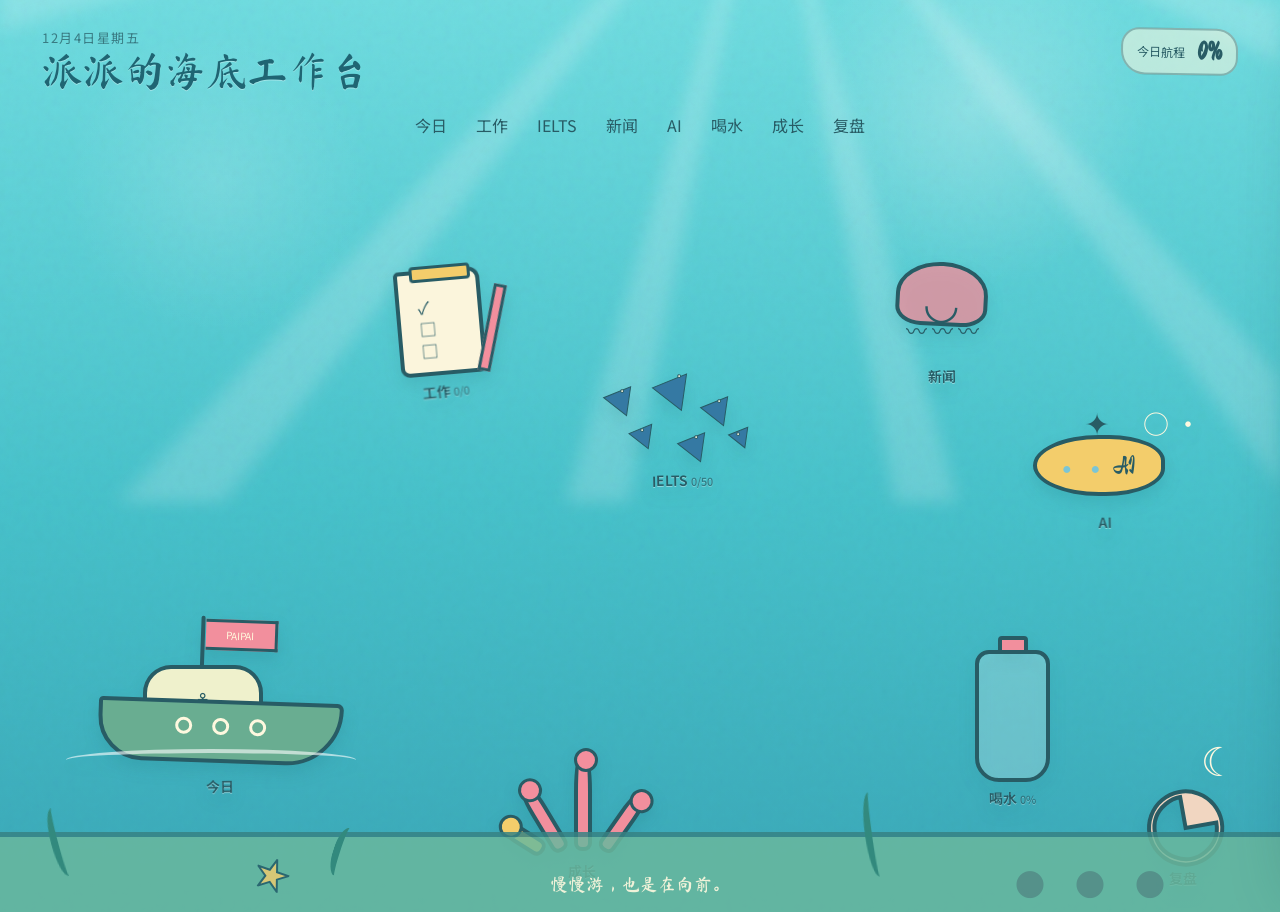
<file: index.html>
<!doctype html>
<html lang="zh-CN">
<head>
  <meta charset="UTF-8" />
  <meta name="viewport" content="width=device-width, initial-scale=1.0, viewport-fit=cover" />
  <meta name="theme-color" content="#55cbd1" />
  <meta name="apple-mobile-web-app-capable" content="yes" />
  <meta name="apple-mobile-web-app-status-bar-style" content="black-translucent" />
  <meta name="apple-mobile-web-app-title" content="派派工作台" />
  <link rel="manifest" href="manifest.webmanifest?v=2" />
  <title>派派的海底工作台</title>
  <link rel="stylesheet" href="styles.css?v=3" />
</head>
<body>
  <main class="ocean" id="ocean">
    <div class="sun-rays"></div>
    <div class="grain"></div>
    <header class="topbar">
      <div>
        <p class="eyebrow" id="todayDate"></p>
        <h1>派派的海底工作台</h1>
      </div>
      <div class="day-score">
        <span>今日航程</span>
        <strong id="overallScore">0%</strong>
      </div>
    </header>

    <nav class="simple-nav" aria-label="主要功能">
      <button data-panel="today"><i>⚓</i><span>今日</span></button>
      <button data-panel="work"><i>✎</i><span>工作</span></button>
      <button data-panel="ielts"><i>◀</i><span>IELTS</span></button>
      <button data-panel="news"><i>◌</i><span>新闻</span></button>
      <button data-panel="ai"><i>✦</i><span>AI</span></button>
      <button data-panel="water"><i>○</i><span>喝水</span></button>
      <button data-panel="growth"><i>❉</i><span>成长</span></button>
      <button data-panel="review"><i>☾</i><span>复盘</span></button>
    </nav>

    <section class="world" aria-label="海底功能地图">
      <button class="landmark ship" data-panel="today" aria-label="今日">
        <span class="flag">PAIPAI</span>
        <span class="cabin">⚓</span>
        <span class="hull"><i></i><i></i><i></i></span>
        <span class="wake"></span>
        <span class="landmark-label">今日</span>
      </button>

      <button class="landmark notebook" data-panel="work" aria-label="工作">
        <span class="paper-lines">✓<br>□<br>□</span>
        <span class="pencil"></span>
        <span class="landmark-label">工作 <b id="taskBadge">0/0</b></span>
      </button>

      <button class="landmark fish-school" data-panel="ielts" aria-label="IELTS">
        <span class="fish f1">◀</span><span class="fish f2">◀</span>
        <span class="fish f3">◀</span><span class="fish f4">◀</span>
        <span class="fish f5">◀</span><span class="fish f6">◀</span>
        <span class="landmark-label">IELTS <b id="wordBadge">0/50</b></span>
      </button>

      <button class="landmark jellyfish" data-panel="news" aria-label="新闻">
        <span class="jelly-body">◡</span><span class="tentacles">〰 〰 〰</span>
        <span class="landmark-label">新闻</span>
      </button>

      <button class="landmark submarine" data-panel="ai" aria-label="AI">
        <span class="antenna">✦</span><span class="sub-body">AI</span>
        <span class="bubbles">○ ·</span>
        <span class="landmark-label">AI</span>
      </button>

      <button class="landmark bottle" data-panel="water" aria-label="喝水">
        <span class="bottle-cap"></span>
        <span class="water-fill" id="mapWaterFill"></span>
        <span class="landmark-label">喝水 <b id="waterBadge">0%</b></span>
      </button>

      <button class="landmark coral" data-panel="growth" aria-label="成长">
        <span class="branch b1"></span><span class="branch b2"></span>
        <span class="branch b3"></span><span class="branch b4"></span>
        <span class="landmark-label">成长</span>
      </button>

      <button class="landmark shell" data-panel="review" aria-label="复盘">
        <span class="moon">☾</span><span class="shell-shape">◔</span>
        <span class="landmark-label">复盘</span>
      </button>

      <div class="seabed" aria-hidden="true">
        <span class="weed w1"></span><span class="weed w2"></span>
        <span class="weed w3"></span><span class="starfish">★</span>
        <span class="stones">●　●　●</span>
      </div>
    </section>

    <aside class="panel" id="panel" aria-hidden="true">
      <button class="close-panel" id="closePanel" aria-label="关闭">×</button>
      <div id="panelContent"></div>
    </aside>
    <div class="overlay" id="overlay"></div>

    <p class="daily-note" id="dailyNote">慢慢游，也是在向前。</p>
  </main>

  <template id="todayTemplate">
    <div class="panel-heading"><span>⚓</span><div><small>今日</small><h2>今天的航程</h2></div></div>
    <div class="summary-grid">
      <div class="summary-card"><small>工作</small><strong id="todayTasks">0/0</strong><span>完成事项</span></div>
      <div class="summary-card"><small>单词</small><strong id="todayWords">0/50</strong><span>今日新词</span></div>
      <div class="summary-card"><small>喝水</small><strong id="todayWater">0 ml</strong><span>目标 2000 ml</span></div>
    </div>
    <h3>今日重点</h3>
    <div id="todayPriorityList" class="mini-list"></div>
  </template>

  <template id="workTemplate">
    <div class="panel-heading"><span>✎</span><div><small>工作</small><h2>今天要做什么？</h2></div></div>
    <form class="add-form" id="taskForm">
      <input id="taskInput" maxlength="80" placeholder="写下一项工作…" autocomplete="off" />
      <button type="submit">添加</button>
    </form>
    <div class="task-options">
      <label><input type="checkbox" id="priorityInput" /> 设为重点工作</label>
      <span>重点最多显示 3 项</span>
    </div>
    <div id="taskList" class="task-list"></div>
  </template>

  <template id="ieltsTemplate">
    <div class="panel-heading"><span>◀</span><div><small>IELTS</small><h2>今天也向前一点</h2></div></div>
    <div class="word-progress">
      <div><strong id="wordCount">0</strong><span>/ 50 个单词</span></div>
      <input type="range" id="wordRange" min="0" max="50" value="0" />
    </div>
    <p class="source-note">词汇计划：刘洪波《雅思词汇真经》。正式词库需导入你合法持有的版本内容。</p>
    <h3>听说读写</h3>
    <div class="skill-checks" id="skillChecks">
      <label><input type="checkbox" data-skill="听力" /><span>🎧</span>听力</label>
      <label><input type="checkbox" data-skill="口语" /><span>🐬</span>口语</label>
      <label><input type="checkbox" data-skill="阅读" /><span>🐢</span>阅读</label>
      <label><input type="checkbox" data-skill="写作" /><span>🐙</span>写作</label>
    </div>
  </template>

  <template id="waterTemplate">
    <div class="panel-heading"><span>◌</span><div><small>喝水</small><h2>给身体补充一点海水能量</h2></div></div>
    <div class="water-meter">
      <div class="meter-glass"><span id="panelWaterFill"></span><b id="waterAmount">0</b><small>ml</small></div>
      <div><strong id="waterPercent">0%</strong><p>今日目标 2000 ml</p></div>
    </div>
    <div class="water-buttons">
      <button data-water="100">+100 ml</button><button data-water="250">+250 ml</button>
      <button data-water="350">+350 ml</button><button data-water="500">+500 ml</button>
    </div>
    <button class="text-button" id="resetWater">清空今日记录</button>
  </template>

  <template id="reviewTemplate">
    <div class="panel-heading"><span>☾</span><div><small>复盘</small><h2>今晚，在码头停一停</h2></div></div>
    <label class="field-label">今天的心情</label>
    <div class="moods" id="moods">
      <button data-mood="平静">😌</button><button data-mood="开心">😊</button>
      <button data-mood="疲惫">😮‍💨</button><button data-mood="低落">🌧️</button>
    </div>
    <label class="field-label" for="reviewText">今天值得记住什么？</label>
    <textarea id="reviewText" rows="7" placeholder="写下一点收获、感受或明天想调整的事情…"></textarea>
    <button class="primary-button" id="saveReview">保存复盘</button>
    <p class="save-hint" id="reviewHint"></p>
  </template>

  <template id="infoTemplate">
    <div class="panel-heading"><span id="infoIcon">◌</span><div><small id="infoSmall"></small><h2 id="infoTitle"></h2></div></div>
    <div class="feed-toolbar">
      <div class="feed-tabs" id="feedTabs"></div>
      <button class="feed-refresh" id="feedRefresh">↻ 刷新</button>
    </div>
    <p class="feed-status" id="feedStatus">正在潜入信息海域…</p>
    <div class="live-feed" id="liveFeed"></div>
  </template>

  <script src="app.js?v=4"></script>
</body>
</html>
</file>
<file: styles.css>
@import url('https://fonts.googleapis.com/css2?family=Ma+Shan+Zheng&family=Noto+Sans+SC:wght@400;500;600;700&display=swap');

:root {
  --ocean: #55cbd1;
  --deep: #236c79;
  --ink: #285c65;
  --cream: #fff8df;
  --coral: #f28f9d;
  --yellow: #f3cd6b;
  --mint: #67b99f;
  --paper: #fbf5dc;
  --shadow: rgba(21, 83, 91, .22);
}

* { box-sizing: border-box; }
button, input, textarea { font: inherit; }
button { -webkit-tap-highlight-color: transparent; }

body {
  margin: 0;
  color: var(--ink);
  font-family: "Noto Sans SC", system-ui, sans-serif;
  background: #3aaab5;
  overscroll-behavior: none;
}

.ocean {
  position: relative;
  min-height: 100vh;
  overflow: hidden;
  background:
    radial-gradient(circle at 76% 12%, rgba(255,255,255,.25), transparent 14%),
    radial-gradient(circle at 17% 20%, rgba(255,255,255,.14), transparent 12%),
    linear-gradient(180deg, #70dce0 0%, #47c2cb 55%, #3aa8b8 100%);
}

.grain {
  pointer-events: none;
  position: absolute;
  inset: 0;
  opacity: .17;
  mix-blend-mode: multiply;
  background-image: url("data:image/svg+xml,%3Csvg viewBox='0 0 180 180' xmlns='http://www.w3.org/2000/svg'%3E%3Cfilter id='n'%3E%3CfeTurbulence type='fractalNoise' baseFrequency='.65' numOctaves='3' stitchTiles='stitch'/%3E%3C/filter%3E%3Crect width='100%25' height='100%25' filter='url(%23n)' opacity='.33'/%3E%3C/svg%3E");
}

.sun-rays {
  position: absolute;
  inset: -20% 0 auto 0;
  height: 75%;
  opacity: .18;
  background: repeating-conic-gradient(from 245deg at 60% 0%, transparent 0 9deg, white 10deg 14deg, transparent 15deg 27deg);
  filter: blur(8px);
}

.topbar {
  position: relative;
  z-index: 5;
  display: flex;
  justify-content: space-between;
  align-items: flex-start;
  padding: 28px 42px 0;
}

.eyebrow { margin: 0 0 3px; font-size: 13px; letter-spacing: .12em; opacity: .75; }
h1 { margin: 0; font-family: "Ma Shan Zheng", cursive; font-size: clamp(30px, 3.2vw, 48px); font-weight: 400; color: #1f6573; text-shadow: 0 1px rgba(255,255,255,.35); }

.day-score {
  display: flex;
  align-items: center;
  gap: 12px;
  padding: 9px 14px;
  border: 2px solid rgba(40,92,101,.38);
  border-radius: 18px 22px 17px 24px;
  background: rgba(255,248,223,.54);
  transform: rotate(1deg);
}
.day-score span { font-size: 12px; }
.day-score strong { font-family: "Ma Shan Zheng"; font-size: 25px; }

.simple-nav {
  position: relative;
  z-index: 7;
  display: flex;
  justify-content: center;
  gap: 5px;
  margin: 15px auto 0;
}
.simple-nav button {
  color: var(--ink);
  border: 0;
  border-bottom: 2px solid transparent;
  padding: 7px 12px;
  background: transparent;
  cursor: pointer;
}
.simple-nav i { display: none; font-style: normal; }
.simple-nav button:hover { border-color: var(--cream); color: #fff; }

.world { position: relative; min-height: calc(100vh - 134px); z-index: 2; }
.landmark {
  position: absolute;
  padding: 0;
  border: 0;
  color: var(--ink);
  background: none;
  cursor: pointer;
  filter: drop-shadow(0 8px 8px rgba(15,89,98,.14));
  transition: transform .25s ease, filter .25s ease;
}
.landmark:hover { transform: translateY(-7px) rotate(-1deg); filter: drop-shadow(0 12px 10px rgba(15,89,98,.2)); }
.landmark:focus-visible { outline: 3px dashed var(--cream); outline-offset: 8px; }
.landmark-label {
  position: absolute;
  left: 50%;
  top: calc(100% + 10px);
  transform: translateX(-50%) rotate(-1deg);
  white-space: nowrap;
  color: var(--ink);
  font-weight: 600;
  font-size: 14px;
  text-shadow: 0 1px rgba(255,255,255,.4);
}
.landmark-label b { font-size: 11px; font-weight: 500; opacity: .7; }

.ship { left: 7%; bottom: 19%; width: 260px; height: 150px; }
.ship .flag { position: absolute; left: 116px; top: 4px; width: 72px; padding: 5px; color: #fff7dc; background: var(--coral); border: 3px solid var(--ink); border-left: 0; font-size: 10px; transform: rotate(2deg); }
.ship .flag::before { content: ""; position: absolute; left: -5px; top: -6px; width: 4px; height: 90px; background: var(--ink); border-radius: 5px; }
.ship .cabin { position: absolute; left: 53px; top: 49px; width: 120px; height: 58px; padding-top: 14px; border: 4px solid var(--ink); border-radius: 28px 28px 3px 3px; background: #eff1cc; font-size: 22px; }
.ship .hull { position: absolute; left: 8px; bottom: 3px; width: 245px; height: 63px; border: 4px solid var(--ink); border-radius: 7px 10px 90px 70px; background: #69ad91; transform: rotate(2deg); }
.ship .hull i { display: inline-block; width: 17px; height: 17px; margin: 14px 10px; border: 3px solid var(--cream); border-radius: 50%; }
.ship .wake { position: absolute; left: -24px; bottom: -5px; width: 290px; height: 22px; border-top: 4px solid rgba(255,255,255,.6); border-radius: 50%; }

.notebook { left: 31%; top: 16%; width: 86px; height: 106px; border: 4px solid var(--ink); border-radius: 5px 12px 7px 9px; background: var(--paper); transform: rotate(-5deg); }
.notebook::before { content: ""; position: absolute; left: 12px; top: -8px; width: 55px; height: 10px; border: 3px solid var(--ink); border-radius: 4px; background: var(--yellow); }
.paper-lines { position: absolute; left: 18px; top: 22px; line-height: 22px; font-size: 17px; text-align: left; }
.pencil { position: absolute; right: -19px; bottom: -5px; width: 13px; height: 88px; border: 3px solid var(--ink); background: var(--coral); transform: rotate(16deg); }

.fish-school { left: 47%; top: 28%; width: 160px; height: 100px; }
.fish { position: absolute; font-size: 31px; color: #3579a3; -webkit-text-stroke: 1px var(--ink); transform: rotate(8deg); }
.fish::after { content: "•"; color: var(--cream); font-size: 13px; position: absolute; right: 5px; top: 5px; }
.f1{left:0;top:15px}.f2{left:48px;top:0;font-size:39px}.f3{left:97px;top:25px}.f4{left:25px;top:55px;font-size:26px}.f5{left:74px;top:61px}.f6{left:125px;top:59px;font-size:22px}

.jellyfish { left: 70%; top: 13%; width: 92px; height: 110px; }
.jelly-body { display: block; height: 64px; padding: 3px; border: 4px solid var(--ink); border-radius: 50% 50% 28% 28%; color: var(--ink); background: rgba(242,143,157,.78); font-size: 42px; transform: rotate(3deg); }
.tentacles { display: block; margin-top: -4px; font-size: 21px; color: var(--ink); line-height: .8; }

.submarine { right: 8%; top: 37%; width: 145px; height: 73px; }
.sub-body { display: block; width: 132px; height: 61px; padding-top: 14px; border: 4px solid var(--ink); border-radius: 50% 42% 45% 50%; background: var(--yellow); font-family: "Ma Shan Zheng"; font-size: 24px; }
.sub-body::before { content: "●  ●"; font-size: 16px; color: #7bc5d5; letter-spacing: 8px; margin-right: 6px; }
.antenna { position: absolute; left: 52px; top: -29px; font-size: 30px; }
.bubbles { position: absolute; right: -23px; top: -25px; color: var(--cream); font-size: 26px; }

.bottle { right: 18%; bottom: 17%; width: 75px; height: 132px; border: 4px solid var(--ink); border-radius: 14px 14px 24px 24px; overflow: visible; background: rgba(255,255,255,.23); }
.bottle-cap { position: absolute; left: 19px; top: -18px; width: 30px; height: 18px; border: 4px solid var(--ink); background: var(--coral); border-radius: 4px 4px 0 0; }
.water-fill { position: absolute; left: 4px; right: 4px; bottom: 4px; height: 0; border-radius: 0 0 17px 17px; background: rgba(40,123,171,.56); transition: height .5s ease; }

.coral { left: 40%; bottom: 8%; width: 140px; height: 120px; }
.branch { position: absolute; bottom: 0; width: 18px; border: 4px solid var(--ink); border-radius: 40% 40% 8px 8px; background: var(--coral); transform-origin: bottom; }
.b1{height:100px;left:62px}.b2{height:78px;left:42px;transform:rotate(-31deg)}.b3{height:72px;left:82px;transform:rotate(35deg)}.b4{height:50px;left:23px;transform:rotate(-58deg);background:var(--yellow)}
.branch::before { content:""; position:absolute; top:-7px; left:-4px; width:18px; height:18px; border:3px solid var(--ink); border-radius:50%; background:inherit; }

.shell { right: 3%; bottom: 7%; width: 118px; height: 92px; }
.shell-shape { display:block; color: #f1d6c1; -webkit-text-stroke: 4px var(--ink); font-size: 96px; line-height: 80px; transform: rotate(-10deg); }
.moon { position:absolute; right:5px; top:-36px; color:var(--cream); font-size:40px; }

.seabed { position: absolute; left: 0; right: 0; bottom: -5px; height: 85px; border-top: 5px solid rgba(35,108,121,.7); background: #69b89e; opacity: .85; }
.weed { position:absolute; bottom:40px; width:18px; height:70px; border-left:7px solid #318473; border-radius:50%; }
.w1{left:4%;transform:rotate(-15deg)}.w2{left:26%;height:50px;transform:rotate(18deg)}.w3{right:31%;height:85px;transform:rotate(-8deg)}
.starfish { position:absolute; left:20%; top:11px; color:var(--yellow); font-size:34px; transform:rotate(19deg); -webkit-text-stroke:2px var(--ink); }
.stones { position:absolute; right:9%; top:24px; color:#5a8d82; font-size:30px; }

.daily-note { position:absolute; z-index:4; left:50%; bottom:19px; margin:0; transform:translateX(-50%); color:rgba(255,248,223,.9); font-family:"Ma Shan Zheng"; font-size:18px; }

.overlay { position: fixed; z-index: 20; inset: 0; visibility: hidden; opacity: 0; background: rgba(21,75,84,.24); backdrop-filter: blur(2px); transition: .25s ease; }
.panel {
  position: fixed;
  z-index: 21;
  right: 22px;
  top: 22px;
  bottom: 22px;
  width: min(470px, calc(100vw - 30px));
  overflow-y: auto;
  padding: 30px;
  border: 4px solid var(--ink);
  border-radius: 27px 21px 30px 24px;
  background:
    linear-gradient(rgba(255,248,223,.96), rgba(250,240,209,.97)),
    url("data:image/svg+xml,%3Csvg viewBox='0 0 120 120' xmlns='http://www.w3.org/2000/svg'%3E%3Cfilter id='p'%3E%3CfeTurbulence baseFrequency='.8' numOctaves='4'/%3E%3C/filter%3E%3Crect width='100%25' height='100%25' filter='url(%23p)' opacity='.12'/%3E%3C/svg%3E");
  box-shadow: 0 22px 70px rgba(18,70,78,.32);
  transform: translateX(calc(100% + 50px)) rotate(1deg);
  transition: transform .35s cubic-bezier(.22,.9,.35,1);
}
.panel.open { transform: translateX(0) rotate(0); }
.overlay.open { visibility: visible; opacity: 1; }
.close-panel { position:absolute; right:18px; top:14px; width:37px; height:37px; border:2px solid var(--ink); border-radius:50%; color:var(--ink); background:transparent; font-size:25px; cursor:pointer; }
.panel-heading { display:flex; align-items:center; gap:14px; margin-bottom:25px; padding-right:35px; }
.panel-heading > span { display:grid; place-items:center; width:52px; height:52px; border:3px solid var(--ink); border-radius:50% 45% 52% 44%; background:var(--yellow); font-size:24px; }
.panel-heading small { opacity:.65; }
.panel-heading h2 { margin:1px 0 0; font-family:"Ma Shan Zheng"; font-size:31px; font-weight:400; }
.panel h3 { margin:25px 0 12px; font-size:15px; }

.summary-grid { display:grid; grid-template-columns:repeat(3,1fr); gap:9px; }
.summary-card { padding:14px 10px; border:2px solid rgba(40,92,101,.38); border-radius:17px 13px 19px 14px; background:rgba(255,255,255,.3); }
.summary-card small,.summary-card span { display:block; font-size:11px; opacity:.65; }
.summary-card strong { display:block; margin:6px 0 2px; font-size:20px; }
.mini-list { display:grid; gap:8px; }
.mini-item { padding:11px 13px; border-left:4px solid var(--coral); background:rgba(255,255,255,.35); border-radius:4px 12px 12px 4px; }

.add-form { display:flex; gap:8px; }
.add-form input { flex:1; min-width:0; padding:12px 14px; border:2px solid var(--ink); border-radius:14px 11px 15px 10px; color:var(--ink); background:rgba(255,255,255,.48); outline:none; }
.add-form button,.primary-button { padding:10px 17px; border:2px solid var(--ink); border-radius:12px 15px 11px 16px; color:var(--ink); background:var(--yellow); font-weight:700; cursor:pointer; }
.task-options { display:flex; justify-content:space-between; margin:10px 2px 18px; font-size:11px; opacity:.7; }
.task-list { display:grid; gap:9px; }
.task-item { display:grid; grid-template-columns:auto 1fr auto auto; align-items:center; gap:9px; padding:12px; border:2px solid rgba(40,92,101,.35); border-radius:13px 17px 12px 15px; background:rgba(255,255,255,.3); }
.task-item.done .task-text { text-decoration:line-through; opacity:.48; }
.task-item.priority { border-left:6px solid var(--yellow); }
.task-item button { border:0; background:transparent; color:var(--ink); cursor:pointer; opacity:.6; }
.task-item input { accent-color:var(--mint); width:17px; height:17px; }
.empty-list { padding:28px 10px; text-align:center; opacity:.55; }

.word-progress { padding:17px; border:3px solid var(--ink); border-radius:18px 22px 16px 25px; background:rgba(103,185,159,.2); }
.word-progress strong { font-size:42px; font-family:"Ma Shan Zheng"; }
.word-progress span { margin-left:5px; }
.word-progress input { width:100%; margin-top:15px; accent-color:var(--coral); }
.source-note { padding:11px 13px; border-radius:10px; background:rgba(242,143,157,.14); font-size:12px; line-height:1.7; }
.skill-checks { display:grid; grid-template-columns:repeat(2,1fr); gap:9px; }
.skill-checks label { display:flex; align-items:center; gap:8px; padding:14px; border:2px solid rgba(40,92,101,.35); border-radius:14px; cursor:pointer; }
.skill-checks input { accent-color:var(--mint); }
.skill-checks span { font-size:22px; }

.water-meter { display:flex; justify-content:center; align-items:center; gap:28px; padding:10px; }
.meter-glass { position:relative; display:flex; flex-direction:column; justify-content:center; align-items:center; width:105px; height:190px; overflow:hidden; border:4px solid var(--ink); border-radius:18px 18px 35px 35px; background:rgba(255,255,255,.3); }
.meter-glass > span { position:absolute; left:0; right:0; bottom:0; height:0; background:rgba(71,174,200,.55); transition:height .5s ease; }
.meter-glass b,.meter-glass small { position:relative; z-index:1; }
.meter-glass b { font-size:27px; }
.water-meter > div:last-child strong { font-family:"Ma Shan Zheng"; font-size:45px; }
.water-meter p { margin:0; font-size:12px; opacity:.65; }
.water-buttons { display:grid; grid-template-columns:repeat(2,1fr); gap:9px; margin-top:20px; }
.water-buttons button { padding:13px; border:2px solid var(--ink); border-radius:13px; color:var(--ink); background:rgba(255,255,255,.38); cursor:pointer; }
.text-button { display:block; margin:14px auto 0; border:0; background:transparent; color:var(--ink); font-size:12px; text-decoration:underline; cursor:pointer; opacity:.65; }

.moods { display:flex; gap:9px; margin:9px 0 22px; }
.moods button { width:55px; height:48px; border:2px solid transparent; border-radius:13px; background:rgba(255,255,255,.4); font-size:22px; cursor:pointer; }
.moods button.selected { border-color:var(--ink); background:var(--yellow); }
.field-label { display:block; font-weight:600; font-size:13px; }
textarea { width:100%; margin:9px 0 14px; padding:13px; resize:vertical; border:2px solid var(--ink); border-radius:15px; color:var(--ink); background:rgba(255,255,255,.42); outline:none; }
.save-hint { min-height:20px; color:var(--mint); font-size:12px; }

.empty-state { padding:48px 16px; text-align:center; }
.empty-state > span { display:block; font-size:66px; color:var(--coral); }
.empty-state h3 { font-size:19px; }
.empty-state p { max-width:320px; margin:0 auto 24px; font-size:13px; line-height:1.8; opacity:.72; }

.feed-toolbar { display:flex; align-items:center; justify-content:space-between; gap:10px; margin-bottom:10px; }
.feed-tabs { display:flex; gap:6px; }
.feed-tabs button,.feed-refresh { padding:7px 11px; border:2px solid rgba(40,92,101,.38); border-radius:12px; color:var(--ink); background:rgba(255,255,255,.28); cursor:pointer; font-size:12px; }
.feed-tabs button.active { border-color:var(--ink); background:var(--yellow); font-weight:700; }
.feed-refresh:disabled { opacity:.45; cursor:wait; }
.feed-status { min-height:20px; margin:8px 2px 13px; font-size:11px; opacity:.62; }
.live-feed { display:grid; gap:10px; }
.feed-item { display:block; padding:13px 14px; border:2px solid rgba(40,92,101,.3); border-radius:14px 18px 13px 16px; color:var(--ink); background:rgba(255,255,255,.32); text-decoration:none; transition:.2s ease; }
.feed-item:hover { transform:translateY(-2px); border-color:var(--ink); background:rgba(255,255,255,.5); }
.feed-item h3 { margin:0 0 7px; font-size:14px; line-height:1.55; }
.feed-meta { display:flex; align-items:center; justify-content:space-between; gap:8px; font-size:10px; opacity:.62; }
.feed-source { overflow:hidden; text-overflow:ellipsis; white-space:nowrap; }
.feed-error { padding:28px 15px; text-align:center; border:2px dashed rgba(40,92,101,.35); border-radius:16px; }
.feed-error strong { display:block; margin-bottom:8px; }
.feed-error p { margin:0; font-size:12px; line-height:1.7; opacity:.65; }

@media (max-width: 850px) {
  .topbar { padding:20px 20px 0; }
  .day-score span { display:none; }
  .simple-nav { overflow-x:auto; justify-content:flex-start; padding:0 14px 5px; }
  .world { min-height:720px; transform-origin:top left; }
  .ship { left:4%; bottom:19%; transform:scale(.8); }
  .notebook { left:12%; top:12%; }
  .fish-school { left:42%; top:24%; }
  .jellyfish { left:72%; top:8%; }
  .submarine { right:3%; top:43%; transform:scale(.8); }
  .bottle { right:20%; bottom:18%; }
  .coral { left:35%; bottom:8%; }
  .shell { right:1%; bottom:6%; transform:scale(.8); }
  .daily-note { display:none; }
}

@media (max-width: 540px) {
  body { min-height: 100dvh; }
  .ocean { min-height: 100dvh; overflow: hidden; padding-top: env(safe-area-inset-top); }
  .topbar { align-items: center; padding: 13px 17px 0; }
  .eyebrow { font-size: 11px; }
  h1 { font-size:28px; }
  .day-score { padding:6px 9px; }
  .day-score strong { font-size: 20px; }
  .simple-nav {
    position: fixed;
    z-index: 18;
    left: 10px;
    right: 10px;
    bottom: calc(8px + env(safe-area-inset-bottom));
    display: grid;
    grid-template-columns: repeat(4, 1fr);
    gap: 2px;
    margin: 0;
    padding: 7px 6px;
    overflow: visible;
    border: 2px solid rgba(40,92,101,.52);
    border-radius: 20px;
    background: rgba(255,248,223,.88);
    box-shadow: 0 10px 35px rgba(21,75,84,.24);
    backdrop-filter: blur(14px);
  }
  .simple-nav button {
    display: flex;
    flex-direction: column;
    align-items: center;
    gap: 1px;
    min-height: 43px;
    padding: 3px 2px;
    border: 0;
    border-radius: 11px;
    font-size: 10px;
  }
  .simple-nav button:active { background: rgba(85,203,209,.25); }
  .simple-nav i { display: block; font-size: 16px; line-height: 20px; }
  .panel {
    inset: auto 7px calc(7px + env(safe-area-inset-bottom));
    width:auto;
    max-height: calc(100dvh - env(safe-area-inset-top) - 14px);
    padding:24px 20px calc(28px + env(safe-area-inset-bottom));
    border-radius: 26px 26px 18px 18px;
    transform: translateY(calc(100% + 25px));
  }
  .panel.open { transform: translateY(0); }
  .summary-grid { grid-template-columns:1fr; }
  .world { min-width: 0; min-height: calc(100dvh - 86px); transform: none; }
  .landmark-label { font-size: 12px; }
  .ship { left: -21px; bottom: 21%; transform: scale(.61); }
  .ship:hover { transform: scale(.61) translateY(-5px); }
  .notebook { left: 9%; top: 10%; transform: scale(.7) rotate(-5deg); }
  .notebook:hover { transform: scale(.7) translateY(-5px) rotate(-5deg); }
  .fish-school { left: 40%; top: 20%; transform: scale(.72); }
  .fish-school:hover { transform: scale(.72) translateY(-5px); }
  .jellyfish { left: auto; right: 9%; top: 8%; transform: scale(.65); }
  .jellyfish:hover { transform: scale(.65) translateY(-5px); }
  .submarine { right: -20px; top: 40%; transform: scale(.62); }
  .submarine:hover { transform: scale(.62) translateY(-5px); }
  .bottle { right: 18%; bottom: 23%; transform: scale(.65); }
  .bottle:hover { transform: scale(.65) translateY(-5px); }
  .coral { left: 38%; bottom: 15%; transform: scale(.62); }
  .coral:hover { transform: scale(.62) translateY(-5px); }
  .shell { right: -12px; bottom: 13%; transform: scale(.62); }
  .shell:hover { transform: scale(.62) translateY(-5px); }
  .seabed { bottom: 73px; }
  .daily-note { display: block; bottom: 102px; width: 100%; text-align: center; font-size: 15px; }
}
</file>
